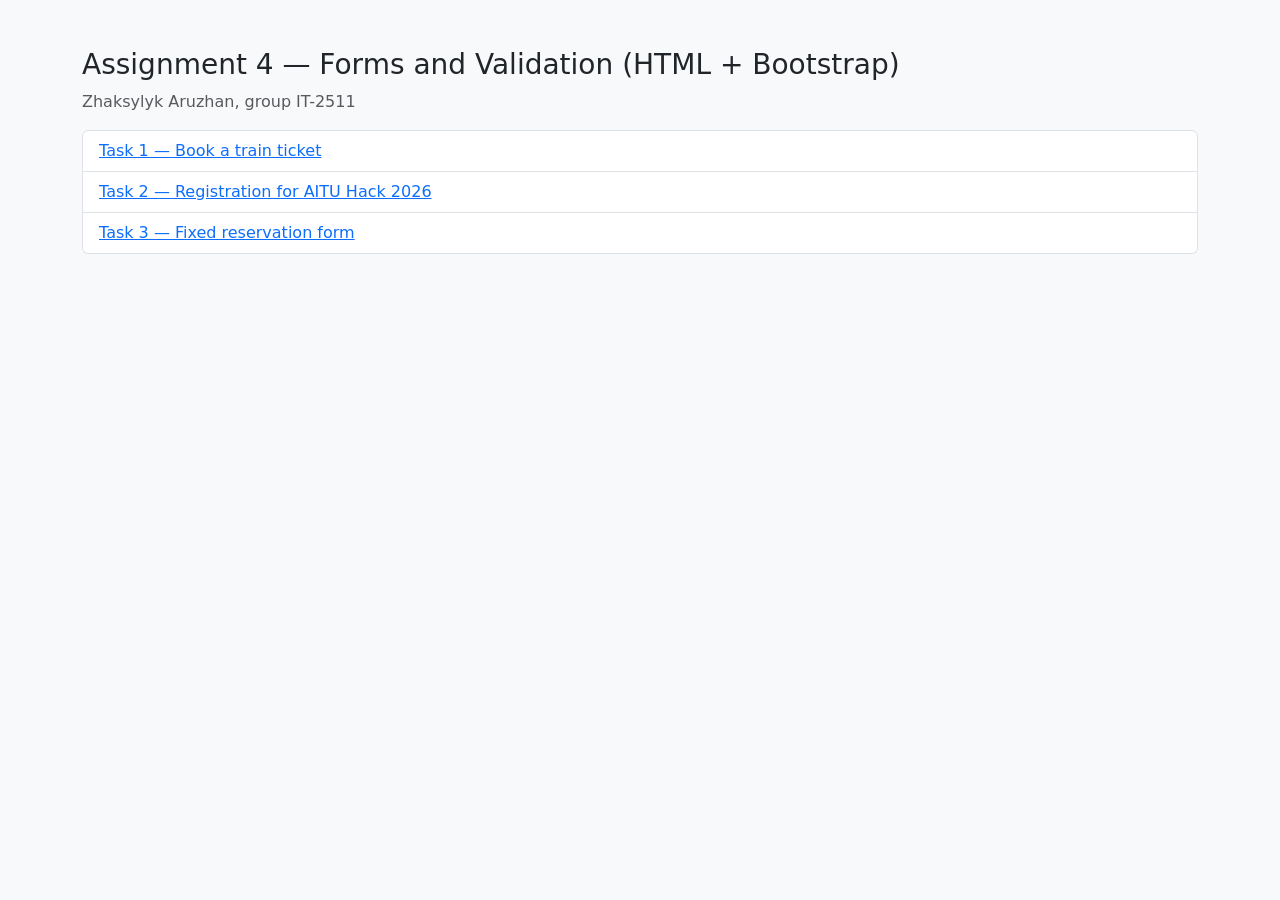
<file: index.html>
<!doctype html>
<html lang="en">
<head>
  <meta charset="utf-8">
  <meta name="viewport" content="width=device-width, initial-scale=1">
  <title>Assignment 4 — Forms and Validation</title>
  <link href="https://cdn.jsdelivr.net/npm/bootstrap@5.3.3/dist/css/bootstrap.min.css" rel="stylesheet">
</head>
<body class="bg-light">
  <main class="container py-5">
    <h1 class="h3">Assignment 4 — Forms and Validation (HTML + Bootstrap)</h1>
    <p class="text-body-secondary">Zhaksylyk Aruzhan, group IT-2511</p>
    <ul class="list-group">
      <li class="list-group-item"><a href="task1.html">Task 1 — Book a train ticket</a></li>
      <li class="list-group-item"><a href="task2.html">Task 2 — Registration for AITU Hack 2026</a></li>
      <li class="list-group-item"><a href="task3.html">Task 3 — Fixed reservation form</a></li>
    </ul>
  </main>
</body>
</html>
</file>
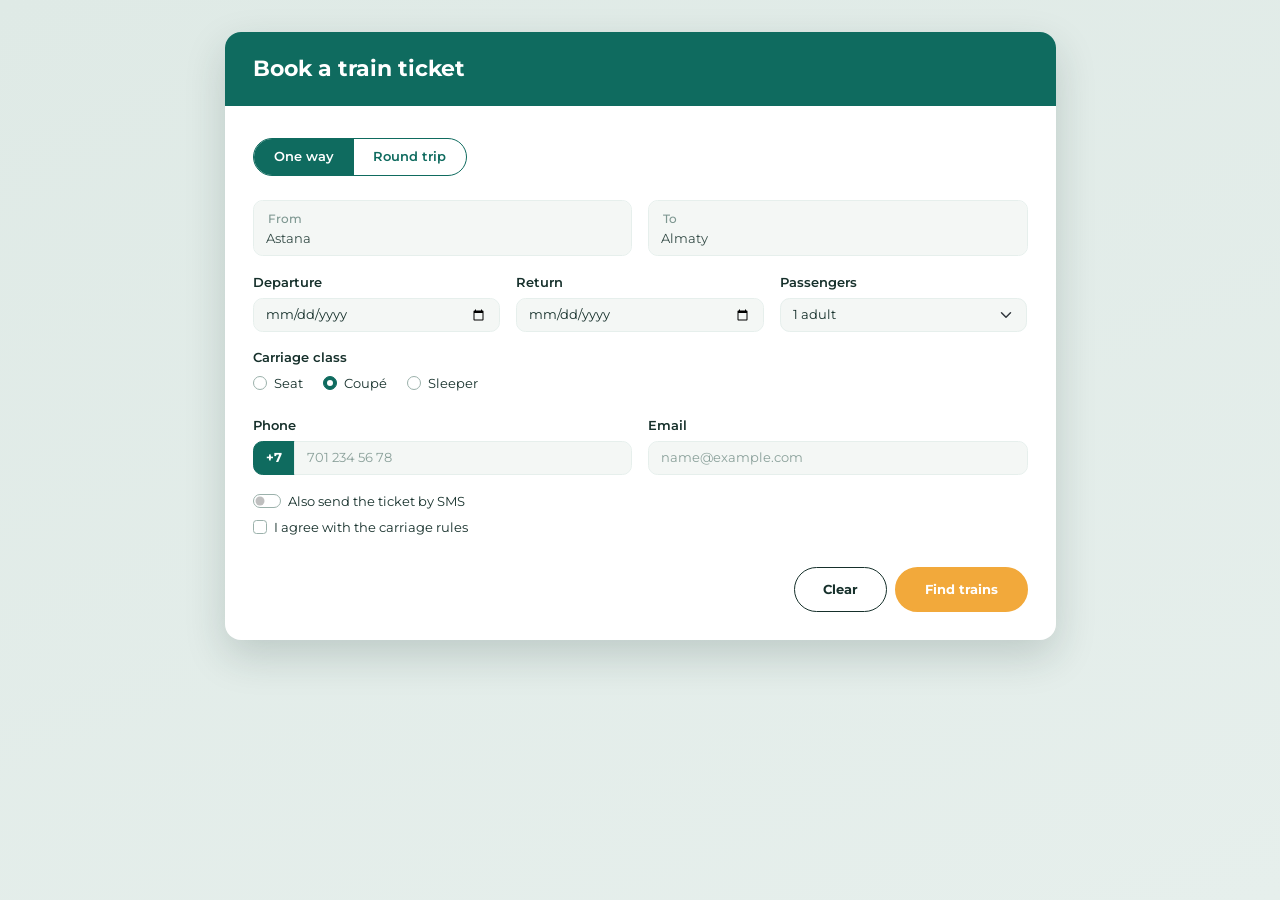
<file: task1.html>
<!doctype html>
<html lang="en">
<head>
  <meta charset="utf-8">
  <meta name="viewport" content="width=device-width, initial-scale=1">
  <title>Book a train ticket</title>

  <!-- Montserrat font -->
  <link rel="preconnect" href="https://fonts.googleapis.com">
  <link rel="preconnect" href="https://fonts.gstatic.com" crossorigin>
  <link href="https://fonts.googleapis.com/css2?family=Montserrat:wght@400;500;600;700&display=swap" rel="stylesheet">

  <!-- Bootstrap 5.3 -->
  <link href="https://cdn.jsdelivr.net/npm/bootstrap@5.3.3/dist/css/bootstrap.min.css" rel="stylesheet">

  <!-- My own CSS (loaded AFTER Bootstrap so it can override it) -->
  <link href="css/task1.css" rel="stylesheet">
</head>
<body>
  <main class="page">
    <div class="container">
      <div class="row justify-content-center">
        <div class="col-12 col-lg-10 col-xl-9">

          <form class="ticket-card" action="#" method="get" aria-labelledby="form-title">

            <header class="ticket-card__header">
              <h1 id="form-title" class="ticket-card__title">Book a train ticket</h1>
            </header>

            <div class="ticket-card__body">

              <!-- 1. Trip type: two radio inputs shown as a Bootstrap button group (.btn-check) -->
              <fieldset class="mb-4">
                <legend class="visually-hidden">Trip type</legend>
                <div class="btn-group trip-switch" role="group" aria-label="Trip type">
                  <input type="radio" class="btn-check" name="trip" id="trip-one" value="one-way" required checked>
                  <label class="btn trip-switch__btn" for="trip-one">One way</label>

                  <input type="radio" class="btn-check" name="trip" id="trip-round" value="round-trip" required>
                  <label class="btn trip-switch__btn" for="trip-round">Round trip</label>
                </div>
              </fieldset>

              <div class="row g-3">

                <!-- 2. From / To: floating labels -->
                <div class="col-12 col-md-6">
                  <div class="form-floating">
                    <input type="text" class="form-control" id="from" name="from" placeholder="Astana" autocomplete="off" required>
                    <label for="from">From</label>
                  </div>
                </div>
                <div class="col-12 col-md-6">
                  <div class="form-floating">
                    <input type="text" class="form-control" id="to" name="to" placeholder="Almaty" autocomplete="off" required>
                    <label for="to">To</label>
                  </div>
                </div>

                <!-- 3. Departure / Return / Passengers: date inputs and select -->
                <div class="col-12 col-md-4">
                  <label for="departure" class="form-label">Departure</label>
                  <input type="date" class="form-control" id="departure" name="departure" required>
                </div>
                <div class="col-12 col-md-4">
                  <label for="return" class="form-label">Return</label>
                  <input type="date" class="form-control" id="return" name="return">
                </div>
                <div class="col-12 col-md-4">
                  <label for="passengers" class="form-label">Passengers</label>
                  <select class="form-select" id="passengers" name="passengers">
                    <option value="1" selected>1 adult</option>
                    <option value="2">2 adults</option>
                    <option value="3">3 adults</option>
                    <option value="4">4 adults</option>
                    <option value="5">5 adults</option>
                    <option value="6">6 adults</option>
                  </select>
                </div>

                <!-- 4. Carriage class: inline radio buttons -->
                <div class="col-12">
                  <fieldset>
                    <legend class="form-label">Carriage class</legend>
                    <div class="form-check form-check-inline">
                      <input class="form-check-input" type="radio" name="carriage" id="car-seat" value="seat" required>
                      <label class="form-check-label" for="car-seat">Seat</label>
                    </div>
                    <div class="form-check form-check-inline">
                      <input class="form-check-input" type="radio" name="carriage" id="car-coupe" value="coupe" required checked>
                      <label class="form-check-label" for="car-coupe">Coupé</label>
                    </div>
                    <div class="form-check form-check-inline">
                      <input class="form-check-input" type="radio" name="carriage" id="car-sleeper" value="sleeper" required>
                      <label class="form-check-label" for="car-sleeper">Sleeper</label>
                    </div>
                  </fieldset>
                </div>

                <!-- 5. Phone: input group with a "+7" prefix; Email -->
                <div class="col-12 col-md-6">
                  <label for="phone" class="form-label">Phone</label>
                  <div class="input-group">
                    <span class="input-group-text" id="phone-prefix">+7</span>
                    <input type="tel" class="form-control" id="phone" name="phone" placeholder="701 234 56 78"
                           inputmode="tel" autocomplete="tel" aria-describedby="phone-prefix"
                           pattern="[0-9 ]{10,13}" title="10 digits, for example 701 234 56 78" required>
                  </div>
                </div>
                <div class="col-12 col-md-6">
                  <label for="email" class="form-label">Email</label>
                  <input type="email" class="form-control" id="email" name="email" placeholder="name@example.com" autocomplete="email" required>
                </div>

                <!-- 6. Switch and checkbox -->
                <div class="col-12">
                  <div class="form-check form-switch">
                    <input class="form-check-input" type="checkbox" role="switch" id="sms" name="sms" value="yes">
                    <label class="form-check-label" for="sms">Also send the ticket by SMS</label>
                  </div>
                  <div class="form-check">
                    <input class="form-check-input" type="checkbox" id="agree" name="agree" value="yes" required>
                    <label class="form-check-label" for="agree">I agree with the carriage rules</label>
                  </div>
                </div>

                <!-- 7. Buttons. HTML order: Clear, Find trains.
                        Phone: flex-column-reverse puts "Find trains" on top (no HTML change).
                        Laptop: flex-sm-row-reverse is NOT used, so the order stays Clear → Find trains. -->
                <div class="col-12">
                  <div class="d-flex flex-column-reverse flex-sm-row justify-content-sm-end gap-2 mt-2">
                    <button type="reset" class="btn btn-clear">Clear</button>
                    <button type="submit" class="btn btn-find">Find trains</button>
                  </div>
                </div>

              </div><!-- /.row -->
            </div><!-- /.ticket-card__body -->
          </form>

        </div>
      </div>
    </div>
  </main>
</body>
</html>
</file>
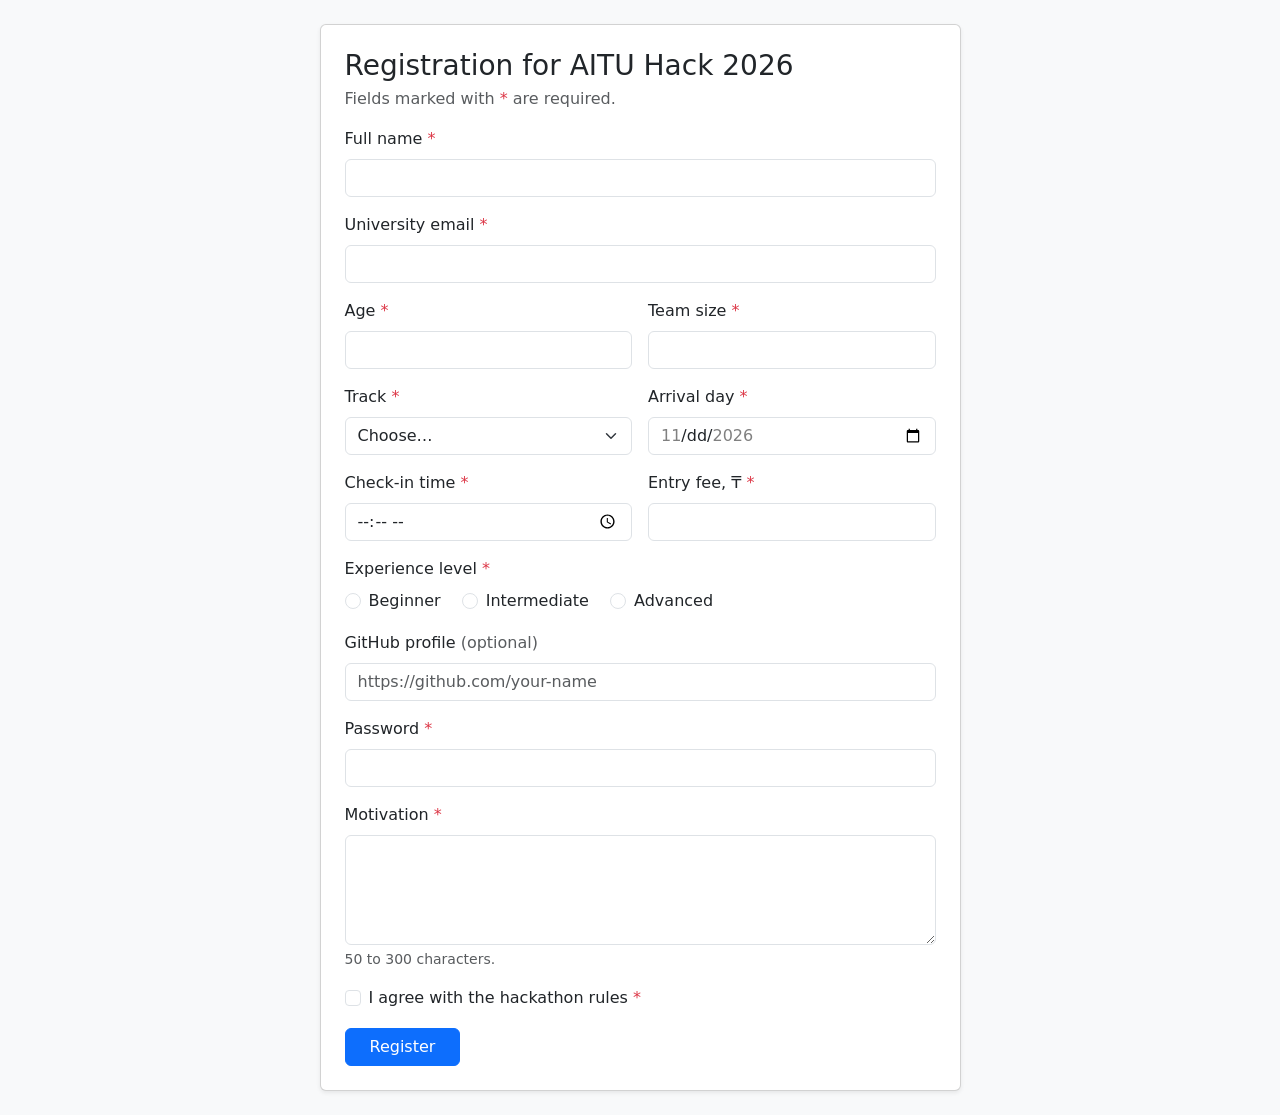
<file: task2.html>
<!doctype html>
<html lang="en">
<head>
  <meta charset="utf-8">
  <meta name="viewport" content="width=device-width, initial-scale=1">
  <title>AITU Hack 2026 — Registration</title>

  <link href="https://cdn.jsdelivr.net/npm/bootstrap@5.3.3/dist/css/bootstrap.min.css" rel="stylesheet">
  <link href="css/task2.css" rel="stylesheet">
</head>
<body class="bg-light">
  <main class="container py-4">
    <div class="row justify-content-center">
      <div class="col-12 col-lg-8 col-xl-7">

        <div class="card shadow-sm">
          <div class="card-body p-4">
            <h1 class="h3 mb-1">Registration for AITU Hack 2026</h1>
            <p class="text-body-secondary">Fields marked with <span class="text-danger">*</span> are required.</p>

            <!-- No JavaScript, no novalidate, no pattern: only HTML attributes -->
            <form action="#" method="get">
              <div class="row g-3">

                <!-- Full name: text, 2–40 characters -->
                <div class="col-12">
                  <label for="fullname" class="form-label">Full name <span class="text-danger">*</span></label>
                  <input type="text" class="form-control" id="fullname" name="fullname"
                         required minlength="2" maxlength="40" autocomplete="name">
                  <div class="invalid-feedback">Enter 2 to 40 characters.</div>
                </div>

                <!-- University email: type="email" -->
                <div class="col-12">
                  <label for="email" class="form-label">University email <span class="text-danger">*</span></label>
                  <input type="email" class="form-control" id="email" name="email"
                         required autocomplete="email">
                  <div class="invalid-feedback">Enter a valid email address, for example name@astanait.edu.kz.</div>
                </div>

                <!-- Age: number 16–30, whole numbers only (step="1") -->
                <div class="col-12 col-md-6">
                  <label for="age" class="form-label">Age <span class="text-danger">*</span></label>
                  <input type="number" class="form-control" id="age" name="age"
                         required min="16" max="30" step="1">
                  <div class="invalid-feedback">Enter a whole number from 16 to 30.</div>
                </div>

                <!-- Team size: number 1–4, whole numbers only -->
                <div class="col-12 col-md-6">
                  <label for="team" class="form-label">Team size <span class="text-danger">*</span></label>
                  <input type="number" class="form-control" id="team" name="team"
                         required min="1" max="4" step="1">
                  <div class="invalid-feedback">Enter a whole number from 1 to 4.</div>
                </div>

                <!-- Track: select; the first option has an EMPTY value, so "required" rejects it -->
                <div class="col-12 col-md-6">
                  <label for="track" class="form-label">Track <span class="text-danger">*</span></label>
                  <select class="form-select" id="track" name="track" required>
                    <option value="" selected>Choose…</option>
                    <option value="web">Web</option>
                    <option value="mobile">Mobile</option>
                    <option value="ai">AI</option>
                    <option value="gamedev">GameDev</option>
                  </select>
                  <div class="invalid-feedback">Choose one of the tracks.</div>
                </div>

                <!-- Arrival day: date, 20–22 November 2026 -->
                <div class="col-12 col-md-6">
                  <label for="arrival" class="form-label">Arrival day <span class="text-danger">*</span></label>
                  <input type="date" class="form-control" id="arrival" name="arrival"
                         required min="2026-11-20" max="2026-11-22">
                  <div class="invalid-feedback">Choose a date from 20 to 22 November 2026.</div>
                </div>

                <!-- Check-in time: 09:00–18:00 every 30 minutes. For time inputs step is in SECONDS: 30 min = 1800 s -->
                <div class="col-12 col-md-6">
                  <label for="checkin" class="form-label">Check-in time <span class="text-danger">*</span></label>
                  <input type="time" class="form-control" id="checkin" name="checkin"
                         required min="09:00" max="18:00" step="1800">
                  <div class="invalid-feedback">Choose a time from 09:00 to 18:00, every 30 minutes (09:00, 09:30, 10:00…).</div>
                </div>

                <!-- Entry fee: 0–5000 ₸, step 500 -->
                <div class="col-12 col-md-6">
                  <label for="fee" class="form-label">Entry fee, ₸ <span class="text-danger">*</span></label>
                  <input type="number" class="form-control" id="fee" name="fee"
                         required min="0" max="5000" step="500">
                  <div class="invalid-feedback">Enter 0 to 5000 ₸, in steps of 500 (0, 500, 1000…).</div>
                </div>

                <!-- Experience level: radio group; "required" on a radio group means "one must be chosen" -->
                <div class="col-12">
                  <fieldset>
                    <legend class="form-label fs-6">Experience level <span class="text-danger">*</span></legend>
                    <div class="radio-group">
                      <div class="form-check form-check-inline">
                        <input class="form-check-input" type="radio" name="level" id="lvl-beginner" value="beginner" required>
                        <label class="form-check-label" for="lvl-beginner">Beginner</label>
                      </div>
                      <div class="form-check form-check-inline">
                        <input class="form-check-input" type="radio" name="level" id="lvl-middle" value="intermediate" required>
                        <label class="form-check-label" for="lvl-middle">Intermediate</label>
                      </div>
                      <div class="form-check form-check-inline">
                        <input class="form-check-input" type="radio" name="level" id="lvl-advanced" value="advanced" required>
                        <label class="form-check-label" for="lvl-advanced">Advanced</label>
                      </div>
                    </div>
                    <div class="invalid-feedback">Choose your experience level.</div>
                  </fieldset>
                </div>

                <!-- GitHub profile: optional, type="url" demands a full link with https:// -->
                <div class="col-12">
                  <label for="github" class="form-label">GitHub profile <span class="text-body-secondary">(optional)</span></label>
                  <input type="url" class="form-control" id="github" name="github"
                         placeholder="https://github.com/your-name" autocomplete="url">
                  <div class="invalid-feedback">Enter a full link, starting with https://</div>
                </div>

                <!-- Password: 8–20 characters -->
                <div class="col-12">
                  <label for="password" class="form-label">Password <span class="text-danger">*</span></label>
                  <input type="password" class="form-control" id="password" name="password"
                         required minlength="8" maxlength="20" autocomplete="new-password">
                  <div class="invalid-feedback">Use 8 to 20 characters.</div>
                </div>

                <!-- Motivation: textarea, 50–300 characters -->
                <div class="col-12">
                  <label for="motivation" class="form-label">Motivation <span class="text-danger">*</span></label>
                  <textarea class="form-control" id="motivation" name="motivation" rows="4"
                            required minlength="50" maxlength="300"></textarea>
                  <div class="form-text">50 to 300 characters.</div>
                  <div class="invalid-feedback">Write at least 50 characters (maximum 300).</div>
                </div>

                <!-- Rules agreement: required checkbox -->
                <div class="col-12">
                  <div class="form-check">
                    <input class="form-check-input" type="checkbox" id="rules" name="rules" value="yes" required>
                    <label class="form-check-label" for="rules">I agree with the hackathon rules <span class="text-danger">*</span></label>
                    <div class="invalid-feedback">You must accept the rules to register.</div>
                  </div>
                </div>

                <div class="col-12">
                  <button type="submit" class="btn btn-primary px-4">Register</button>
                </div>

              </div>
            </form>
          </div>
        </div>

      </div>
    </div>
  </main>
</body>
</html>
</file>
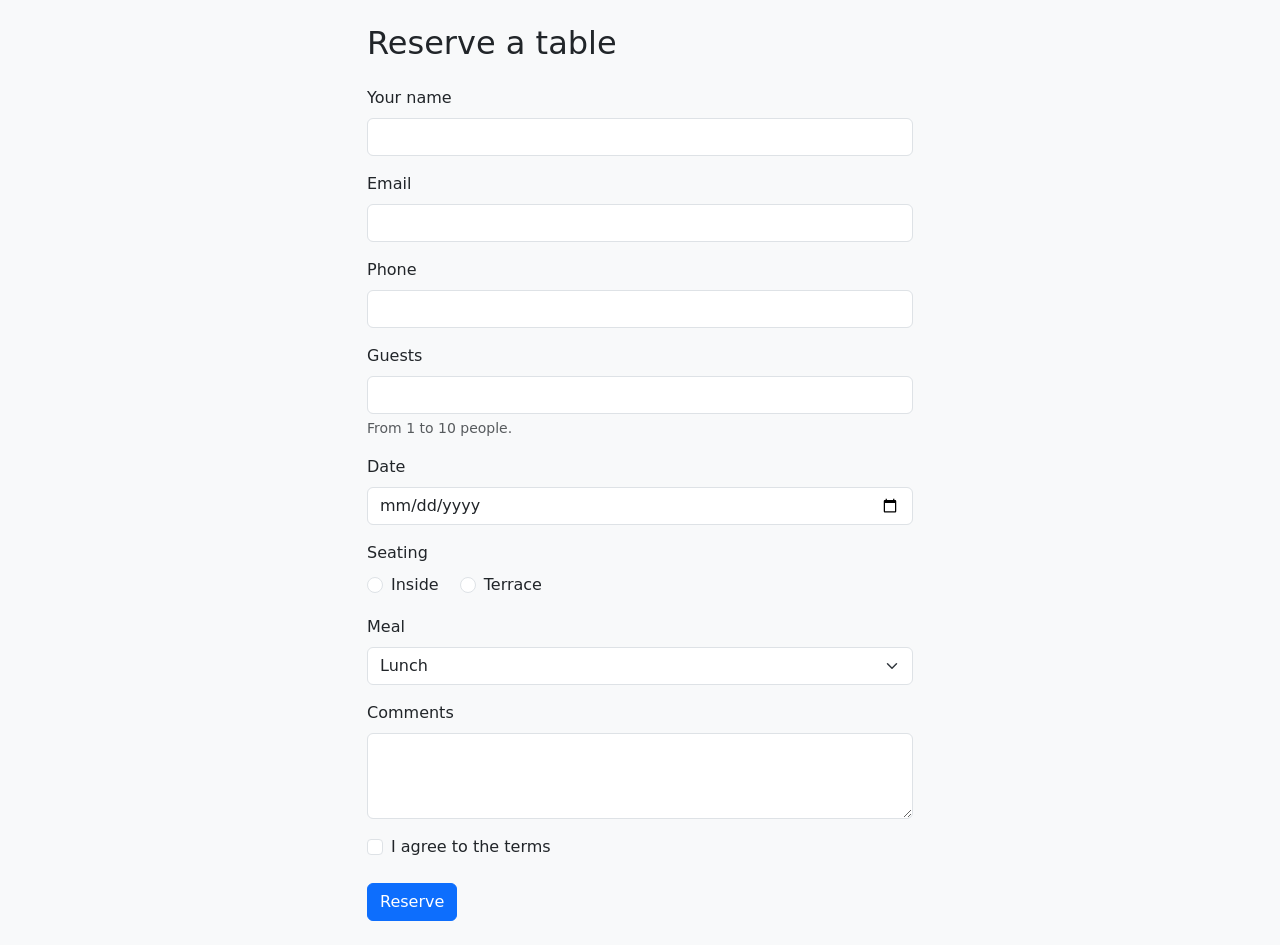
<file: task3.html>
<!doctype html>
<html lang="en">
<head>
  <meta charset="utf-8">
  <meta name="viewport" content="width=device-width, initial-scale=1">
  <title>Reserve a table</title>
  <link href="https://cdn.jsdelivr.net/npm/bootstrap@5.3.3/dist/css/bootstrap.min.css" rel="stylesheet">
</head>
<body class="bg-light">
  <main class="container py-4">
    <div class="row justify-content-center">
      <div class="col-12 col-md-8 col-lg-6">

        <h1 class="h2 mb-4" id="form-title">Reserve a table</h1>

        <form action="#" method="post" aria-labelledby="form-title">

          <div class="mb-3">
            <label for="name" class="form-label">Your name</label>
            <input type="text" class="form-control" id="name" name="name" autocomplete="name" required>
          </div>

          <div class="mb-3">
            <label for="email" class="form-label">Email</label>
            <input type="email" class="form-control" id="email" name="email" autocomplete="email" required>
          </div>

          <div class="mb-3">
            <label for="phone" class="form-label">Phone</label>
            <input type="tel" class="form-control" id="phone" name="phone" autocomplete="tel" inputmode="tel" required>
          </div>

          <div class="mb-3">
            <label for="guests" class="form-label">Guests</label>
            <input type="number" class="form-control" id="guests" name="guests" min="1" max="10" step="1" inputmode="numeric" required aria-describedby="guests-help">
            <div id="guests-help" class="form-text">From 1 to 10 people.</div>
          </div>

          <div class="mb-3">
            <label for="date" class="form-label">Date</label>
            <input type="date" class="form-control" id="date" name="date" required>
          </div>

          <fieldset class="mb-3">
            <legend class="form-label fs-6">Seating</legend>
            <div class="form-check form-check-inline">
              <input class="form-check-input" type="radio" name="seating" id="seating-inside" value="inside" required>
              <label class="form-check-label" for="seating-inside">Inside</label>
            </div>
            <div class="form-check form-check-inline">
              <input class="form-check-input" type="radio" name="seating" id="seating-terrace" value="terrace" required>
              <label class="form-check-label" for="seating-terrace">Terrace</label>
            </div>
          </fieldset>

          <div class="mb-3">
            <label for="meal" class="form-label">Meal</label>
            <select class="form-select" id="meal" name="meal">
              <option value="lunch">Lunch</option>
              <option value="dinner">Dinner</option>
            </select>
          </div>

          <div class="mb-3">
            <label for="comments" class="form-label">Comments</label>
            <textarea class="form-control" id="comments" name="comments" rows="3"></textarea>
          </div>

          <div class="form-check mb-4">
            <input class="form-check-input" type="checkbox" id="terms" name="terms" value="yes" required>
            <label class="form-check-label" for="terms">I agree to the terms</label>
          </div>

          <button type="submit" class="btn btn-primary">Reserve</button>
        </form>

      </div>
    </div>
  </main>
</body>
</html>
</file>
<file: css/task1.css>
/* ===== Task 1: Book a train ticket — my CSS on top of Bootstrap ===== */

:root {
  --green: #0F6B5F;
  --orange: #F2A93B;
  --ink: #16302B;
  --bg-soft: #F4F7F5;
  --line: #E6EFEC;
  --radius: 1rem;

  /* Re-define Bootstrap's own variables so every component picks up my palette */
  --bs-body-font-family: "Montserrat", system-ui, -apple-system, "Segoe UI", Roboto, sans-serif;
  --bs-body-color: var(--ink);
  --bs-border-radius: .6rem;
}

body {
  font-family: var(--bs-body-font-family);
  color: var(--ink);
  background: var(--line);
  font-size: .875rem;
}

.page {
  min-height: 100vh;
  padding: 2rem 0;
  background: linear-gradient(160deg, #dfeae6 0%, var(--line) 100%);
}

/* ----- Card ----- */
.ticket-card {
  background: #fff;
  border-radius: var(--radius);
  box-shadow: 0 1rem 2.5rem rgba(22, 48, 43, .18);
  overflow: hidden;                 /* clips the green header to the rounded corners */
}

.ticket-card__header {
  background: var(--green);
  color: #fff;
  padding: 1.5rem 1.75rem;
}

.ticket-card__title {
  margin: 0;
  font-size: 1.375rem;
  font-weight: 700;
}

.ticket-card__body {
  padding: 2rem 1.75rem 1.75rem;
}

/* ----- Labels / legends ----- */
.form-label,
legend.form-label {
  font-size: .8125rem;
  font-weight: 600;
  color: var(--ink);
  margin-bottom: .35rem;
  float: none;                       /* Bootstrap legends float by default */
  width: auto;
}

/* ----- Inputs (shared look) ----- */
.form-control,
.form-select {
  background-color: var(--bg-soft);
  border: 1px solid var(--line);
  border-radius: .6rem;
  color: var(--ink);
  font-size: .8125rem;
  box-shadow: none;
}

.form-control::placeholder { color: #8aa09a; opacity: 1; }

.form-control:focus,
.form-select:focus {
  background-color: #fff;
  border-color: var(--green);
  box-shadow: 0 0 0 .2rem rgba(15, 107, 95, .2);
}

/* ----- From / To: floating labels that always stay "floated" like in the design ----- */
.form-floating > .form-control {
  padding-top: 1.7rem;
  padding-bottom: .5rem;
  height: calc(3.4rem + 2px);
  min-height: 0;
}

/* placeholder text is visible and dark (looks like the value in the picture,
   but it is only a placeholder, so the "Clear" button can really empty the field) */
.form-floating > .form-control::placeholder,
.form-floating > .form-control:focus::placeholder {
  color: var(--ink);
  opacity: .85;
}

.form-floating > label {
  padding: .6rem .9rem;
  font-size: .75rem;
  font-weight: 500;
  color: #7d9690;
  opacity: 1;
  transform: none;                   /* keep the small label on top, always */
  height: auto;
}
.form-floating > .form-control:focus ~ label,
.form-floating > .form-control:not(:placeholder-shown) ~ label {
  color: var(--green);
  opacity: 1;
  transform: none;
}
/* Bootstrap adds a white "cover" behind floated labels — remove it */
.form-floating > .form-control:focus ~ label::after,
.form-floating > .form-control:not(:placeholder-shown) ~ label::after {
  background: transparent;
}

/* ----- Trip switch (two radios styled as a pill) ----- */
.trip-switch {
  border: 1px solid var(--green);
  border-radius: 50rem;
  overflow: hidden;
  background: #fff;
}
.trip-switch__btn {
  border: 0;
  border-radius: 0;
  padding: .5rem 1.25rem;
  font-size: .8125rem;
  font-weight: 600;
  color: var(--green);
}
.btn-check:checked + .trip-switch__btn {
  background: var(--green);
  color: #fff;
}
.btn-check:focus-visible + .trip-switch__btn {
  outline: 3px solid var(--orange);
  outline-offset: -3px;
}

/* ----- Phone prefix ----- */
.input-group-text {
  background: var(--green);
  border: 1px solid var(--green);
  color: #fff;
  font-weight: 700;
  font-size: .8125rem;
  border-radius: .6rem 0 0 .6rem;
}
.input-group > .form-control { border-radius: 0 .6rem .6rem 0; }

/* ----- Radios, checkbox, switch ----- */
.form-check-label { font-size: .8125rem; }

.form-check-input {
  border-color: #9bb1ab;
}
.form-check-input:checked {
  background-color: var(--green);
  border-color: var(--green);
}
.form-check-input:focus {
  border-color: var(--green);
  box-shadow: 0 0 0 .2rem rgba(15, 107, 95, .25);
}

/* ----- Buttons ----- */
.btn-find,
.btn-clear {
  border-radius: 50rem;
  padding: .7rem 1.75rem;
  font-size: .8125rem;
  font-weight: 700;
}

.btn-find {
  background: var(--orange);
  border: 2px solid var(--orange);
  color: #fff;
}
.btn-find:hover,
.btn-find:focus-visible {
  background: #e49a2a;
  border-color: #e49a2a;
  color: #fff;
}

.btn-clear {
  background: #fff;
  border: 1px solid var(--ink);
  color: var(--ink);
}
.btn-clear:hover,
.btn-clear:focus-visible {
  background: var(--ink);
  color: #fff;
}

.btn-find:focus-visible,
.btn-clear:focus-visible {
  box-shadow: 0 0 0 .25rem rgba(15, 107, 95, .35);
}

/* ----- Error highlight only AFTER the user touched the field ----- */
.form-control:user-invalid,
.form-select:user-invalid {
  border-color: #dc3545;
}

/* ----- Phone (small screens) ----- */
@media (max-width: 575.98px) {
  .page { padding: 1rem 0; }
  .ticket-card__header { padding: 1rem 1.25rem; }
  .ticket-card__title { font-size: 1rem; }
  .ticket-card__body { padding: 1.25rem; }
  .trip-switch { display: flex; width: 100%; }
  .trip-switch__btn { flex: 1 1 0; }
  .btn-find, .btn-clear { width: 100%; }
}
</file>
<file: css/task2.css>
/* ===== Task 2: validation messages without JavaScript =====
   Bootstrap hides .invalid-feedback by default.
   :user-invalid / :user-valid match ONLY after the user has changed the field
   (or tried to submit the form), so nothing is red when the page opens. */

/* red border for invalid inputs, selects, textareas */
.form-control:user-invalid,
.form-select:user-invalid {
  border-color: var(--bs-form-invalid-border-color, #dc3545);
}
.form-control:user-invalid:focus,
.form-select:user-invalid:focus {
  box-shadow: 0 0 0 .25rem rgba(220, 53, 69, .25);
}

/* green border for valid ones (nice extra feedback) */
.form-control:user-valid,
.form-select:user-valid {
  border-color: var(--bs-form-valid-border-color, #198754);
}

/* show the message that comes after the invalid field */
.form-control:user-invalid ~ .invalid-feedback,
.form-select:user-invalid ~ .invalid-feedback {
  display: block;
}

/* checkbox: label and message are siblings of the input */
.form-check-input:user-invalid {
  border-color: #dc3545;
}
.form-check-input:user-invalid ~ .invalid-feedback {
  display: block;
}
.form-check-input:user-invalid ~ .form-check-label {
  color: #dc3545;
}

/* radio group: the message comes after the .radio-group wrapper, so we look "up" with :has() */
.radio-group:has(.form-check-input:user-invalid) + .invalid-feedback {
  display: block;
}
.radio-group:has(.form-check-input:user-invalid) .form-check-input {
  border-color: #dc3545;
}

/* the hint under the textarea stays visible; hide it while the error is shown */
.form-control:user-invalid ~ .form-text {
  display: none;
}
</file>
